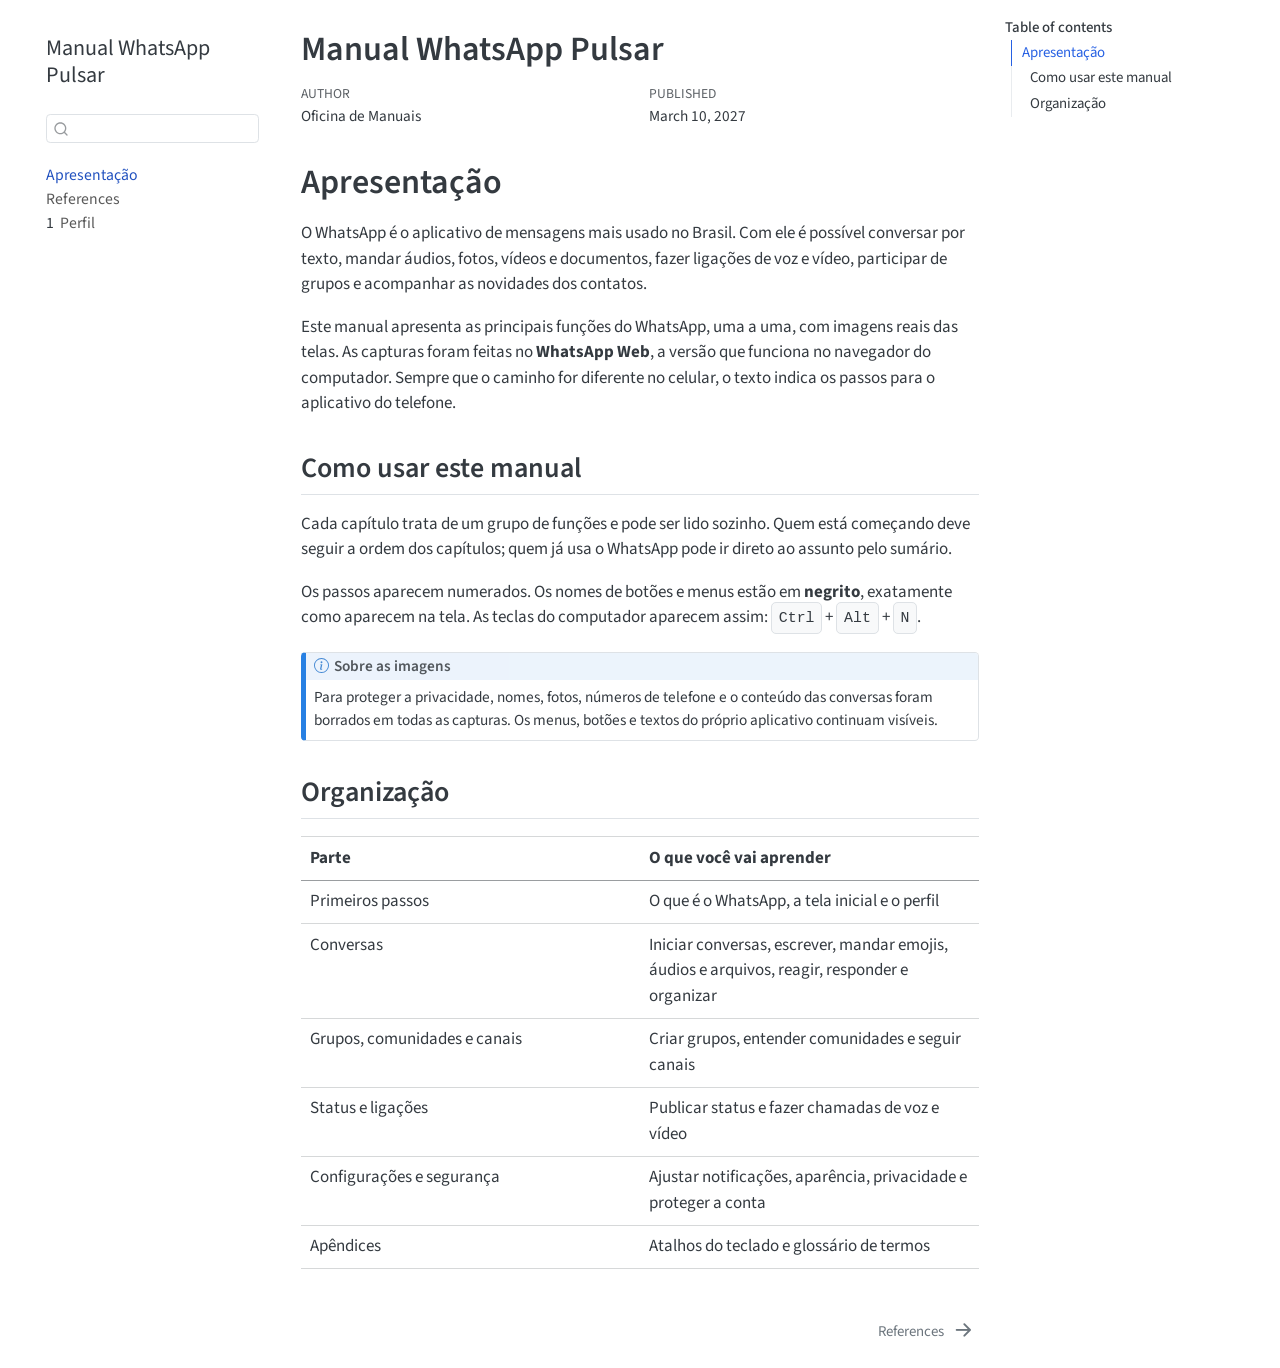
<file: index.html>
<!DOCTYPE html>
<html xmlns="http://www.w3.org/1999/xhtml" lang="en" xml:lang="en"><head>

<meta charset="utf-8">
<meta name="generator" content="quarto-1.10.19">

<meta name="viewport" content="width=device-width, initial-scale=1.0, user-scalable=yes">

<meta name="author" content="Oficina de Manuais">
<meta name="dcterms.date" content="2027-03-10">

<title>Manual WhatsApp Pulsar</title>
<style>
/* Default styles provided by pandoc.
** See https://pandoc.org/MANUAL.html#variables-for-html for config info.
*/
span.smallcaps{font-variant: small-caps;}
div.columns{display: flex; gap: 1.5em;}
div.column{flex: auto;}
@media screen {
div.columns{gap: min(4vw, 1.5em);}
div.column{overflow-x: auto;}
}
div.hanging-indent{margin-left: 1.5em; text-indent: -1.5em;}
ul.task-list{list-style: none;}
ul.task-list li input[type="checkbox"] {
  width: 0.8em;
  margin: 0 0.8em 0.2em -1em; /* quarto-specific, see https://github.com/quarto-dev/quarto-cli/issues/4556 */ 
  vertical-align: middle;
}
</style>


<script src="site_libs/quarto-nav/quarto-nav.js"></script>
<script src="site_libs/quarto-nav/headroom.min.js"></script>
<script src="site_libs/clipboard/clipboard.min.js"></script>
<script src="site_libs/quarto-search/autocomplete.umd.js"></script>
<script src="site_libs/quarto-search/fuse.min.js"></script>
<script src="site_libs/quarto-search/quarto-search.js"></script>
<meta name="quarto:offset" content="./">
<link href="./references.html" rel="next">
<script src="site_libs/quarto-html/quarto.js" type="module"></script>
<script src="site_libs/quarto-html/tabsets/tabsets.js" type="module"></script>
<script src="site_libs/quarto-html/popper.min.js"></script>
<script src="site_libs/quarto-html/tippy.umd.min.js"></script>
<script src="site_libs/quarto-html/anchor.min.js"></script>
<link href="site_libs/quarto-html/tippy.css" rel="stylesheet">
<link href="site_libs/quarto-html/quarto-syntax-highlighting-bf27225e3a48a9273f3daa8f8e829971.css" rel="stylesheet" id="quarto-text-highlighting-styles">
<script src="site_libs/bootstrap/bootstrap.min.js"></script>
<link href="site_libs/bootstrap/bootstrap-icons.css" rel="stylesheet">
<link href="site_libs/bootstrap/bootstrap-59c797feb9ffbcc69a3bc3e569a62a63.min.css" rel="stylesheet" append-hash="true" id="quarto-bootstrap" data-mode="light">
<script id="quarto-search-options" type="application/json">{
  "location": "sidebar",
  "copy-button": false,
  "collapse-after": 3,
  "panel-placement": "start",
  "type": "textbox",
  "limit": 50,
  "keyboard-shortcut": [
    "f",
    "/",
    "s"
  ],
  "show-item-context": false,
  "language": {
    "search-no-results-text": "No results",
    "search-matching-documents-text": "matching documents",
    "search-copy-link-title": "Copy link to search",
    "search-hide-matches-text": "Hide additional matches",
    "search-more-match-text": "more match in this document",
    "search-more-matches-text": "more matches in this document",
    "search-clear-button-title": "Clear",
    "search-text-placeholder": "",
    "search-detached-cancel-button-title": "Cancel",
    "search-submit-button-title": "Submit",
    "search-label": "Search"
  }
}</script>


</head>

<body class="nav-sidebar floating quarto-light">

<div id="quarto-search-results"></div>
  <header id="quarto-header" class="headroom fixed-top">
  <nav class="quarto-secondary-nav">
    <div class="container-fluid d-flex">
      <button type="button" class="quarto-btn-toggle btn" data-bs-toggle="collapse" role="button" data-bs-target=".quarto-sidebar-collapse-item" aria-controls="quarto-sidebar" aria-expanded="false" aria-label="Toggle sidebar navigation" onclick="if (window.quartoToggleHeadroom) { window.quartoToggleHeadroom(); }">
        <i class="bi bi-layout-text-sidebar-reverse"></i>
      </button>
        <nav class="quarto-page-breadcrumbs" aria-label="breadcrumb"><ol class="breadcrumb"><li class="breadcrumb-item"><a href="./index.html">Apresentação</a></li></ol></nav>
        <a class="flex-grow-1" role="navigation" data-bs-toggle="collapse" data-bs-target=".quarto-sidebar-collapse-item" aria-controls="quarto-sidebar" aria-expanded="false" aria-label="Toggle sidebar navigation" onclick="if (window.quartoToggleHeadroom) { window.quartoToggleHeadroom(); }">      
        </a>
      <button type="button" class="btn quarto-search-button" aria-label="Search" onclick="window.quartoOpenSearch();">
        <i class="bi bi-search"></i>
      </button>
    </div>
  </nav>
</header>
<!-- content -->
<div id="quarto-content" class="quarto-container page-columns page-rows-contents page-layout-article">
<!-- sidebar -->
  <nav id="quarto-sidebar" class="sidebar collapse collapse-horizontal quarto-sidebar-collapse-item sidebar-navigation floating overflow-auto">
    <div class="pt-lg-2 mt-2 text-left sidebar-header">
    <div class="sidebar-title mb-0 py-0">
      <a href="./">Manual WhatsApp Pulsar</a> 
    </div>
      </div>
        <div class="mt-2 flex-shrink-0 align-items-center">
        <div class="sidebar-search">
        <div id="quarto-search" class="" title="Search"></div>
        </div>
        </div>
    <div class="sidebar-menu-container"> 
    <ul class="list-unstyled mt-1">
        <li class="sidebar-item">
  <div class="sidebar-item-container"> 
  <a href="./index.html" class="sidebar-item-text sidebar-link active">
 <span class="menu-text">Apresentação</span></a>
  </div>
</li>
        <li class="sidebar-item">
  <div class="sidebar-item-container"> 
  <a href="./references.html" class="sidebar-item-text sidebar-link">
 <span class="menu-text">References</span></a>
  </div>
</li>
        <li class="sidebar-item">
  <div class="sidebar-item-container"> 
  <a href="./basico/perfil.html" class="sidebar-item-text sidebar-link">
 <span class="menu-text"><span class="chapter-number">1</span>&nbsp; <span class="chapter-title">Perfil</span></span></a>
  </div>
</li>
    </ul>
    </div>
</nav>
<div id="quarto-sidebar-glass" class="quarto-sidebar-collapse-item" data-bs-toggle="collapse" data-bs-target=".quarto-sidebar-collapse-item"></div>
<!-- margin-sidebar -->
    <div id="quarto-margin-sidebar" class="sidebar margin-sidebar">
        <nav id="TOC" role="doc-toc" class="toc-active">
    <h2 id="toc-title">Table of contents</h2>
   
  <ul>
  <li><a href="#apresentação" id="toc-apresentação" class="nav-link active" data-scroll-target="#apresentação">Apresentação</a>
  <ul class="collapse">
  <li><a href="#como-usar-este-manual" id="toc-como-usar-este-manual" class="nav-link" data-scroll-target="#como-usar-este-manual">Como usar este manual</a></li>
  <li><a href="#organização" id="toc-organização" class="nav-link" data-scroll-target="#organização">Organização</a></li>
  </ul></li>
  </ul>
</nav>
    </div>
<!-- main -->
<main class="content" id="quarto-document-content">

<header id="title-block-header" class="quarto-title-block default">
<div class="quarto-title">
<h1 class="title">Manual WhatsApp Pulsar</h1>
</div>



<div class="quarto-title-meta">

    <div>
    <div class="quarto-title-meta-heading">Author</div>
    <div class="quarto-title-meta-contents">
             <p>Oficina de Manuais </p>
          </div>
  </div>
    
    <div>
    <div class="quarto-title-meta-heading">Published</div>
    <div class="quarto-title-meta-contents">
      <p class="date">March 10, 2027</p>
    </div>
  </div>
  
    
  </div>
  


</header>


<section id="apresentação" class="level1 unnumbered">
<h1 class="unnumbered">Apresentação</h1>
<p>O WhatsApp é o aplicativo de mensagens mais usado no Brasil. Com ele é possível conversar por texto, mandar áudios, fotos, vídeos e documentos, fazer ligações de voz e vídeo, participar de grupos e acompanhar as novidades dos contatos.</p>
<p>Este manual apresenta as principais funções do WhatsApp, uma a uma, com imagens reais das telas. As capturas foram feitas no <strong>WhatsApp Web</strong>, a versão que funciona no navegador do computador. Sempre que o caminho for diferente no celular, o texto indica os passos para o aplicativo do telefone.</p>
<section id="como-usar-este-manual" class="level2 unnumbered">
<h2 class="unnumbered anchored" data-anchor-id="como-usar-este-manual">Como usar este manual</h2>
<p>Cada capítulo trata de um grupo de funções e pode ser lido sozinho. Quem está começando deve seguir a ordem dos capítulos; quem já usa o WhatsApp pode ir direto ao assunto pelo sumário.</p>
<p>Os passos aparecem numerados. Os nomes de botões e menus estão em <strong>negrito</strong>, exatamente como aparecem na tela. As teclas do computador aparecem assim: <kbd>Ctrl</kbd> + <kbd>Alt</kbd> + <kbd>N</kbd>.</p>
<div class="callout callout-style-default callout-note callout-titled">
<div class="callout-header d-flex align-content-center">
<div class="callout-icon-container">
<i class="callout-icon"></i>
</div>
<div class="callout-title-container flex-fill">
<span class="screen-reader-only">Note</span>Sobre as imagens
</div>
</div>
<div class="callout-body-container callout-body">
<p>Para proteger a privacidade, nomes, fotos, números de telefone e o conteúdo das conversas foram borrados em todas as capturas. Os menus, botões e textos do próprio aplicativo continuam visíveis.</p>
</div>
</div>
</section>
<section id="organização" class="level2 unnumbered">
<h2 class="unnumbered anchored" data-anchor-id="organização">Organização</h2>
<table class="caption-top table">
<colgroup>
<col style="width: 50%">
<col style="width: 50%">
</colgroup>
<thead>
<tr class="header">
<th>Parte</th>
<th>O que você vai aprender</th>
</tr>
</thead>
<tbody>
<tr class="odd">
<td>Primeiros passos</td>
<td>O que é o WhatsApp, a tela inicial e o perfil</td>
</tr>
<tr class="even">
<td>Conversas</td>
<td>Iniciar conversas, escrever, mandar emojis, áudios e arquivos, reagir, responder e organizar</td>
</tr>
<tr class="odd">
<td>Grupos, comunidades e canais</td>
<td>Criar grupos, entender comunidades e seguir canais</td>
</tr>
<tr class="even">
<td>Status e ligações</td>
<td>Publicar status e fazer chamadas de voz e vídeo</td>
</tr>
<tr class="odd">
<td>Configurações e segurança</td>
<td>Ajustar notificações, aparência, privacidade e proteger a conta</td>
</tr>
<tr class="even">
<td>Apêndices</td>
<td>Atalhos do teclado e glossário de termos</td>
</tr>
</tbody>
</table>


</section>
</section>

</main> <!-- /main -->
<script id="quarto-html-after-body" type="application/javascript">
  window.document.addEventListener("DOMContentLoaded", function (event) {
    const icon = "";
    const anchorJS = new window.AnchorJS();
    anchorJS.options = {
      placement: 'right',
      icon: icon
    };
    anchorJS.add('.anchored');
    const isCodeAnnotation = (el) => {
      for (const clz of el.classList) {
        if (clz.startsWith('code-annotation-')) {                     
          return true;
        }
      }
      return false;
    }
    const onCopySuccess = function(e) {
      // button target
      const button = e.trigger;
      // don't keep focus
      button.blur();
      // flash "checked"
      button.classList.add('code-copy-button-checked');
      var currentTitle = button.getAttribute("title");
      button.setAttribute("title", "Copied!");
      let tooltip;
      if (window.bootstrap) {
        button.setAttribute("data-bs-toggle", "tooltip");
        button.setAttribute("data-bs-placement", "left");
        button.setAttribute("data-bs-title", "Copied!");
        tooltip = new bootstrap.Tooltip(button, 
          { trigger: "manual", 
            customClass: "code-copy-button-tooltip",
            offset: [0, -8]});
        tooltip.show();    
      }
      setTimeout(function() {
        if (tooltip) {
          tooltip.hide();
          button.removeAttribute("data-bs-title");
          button.removeAttribute("data-bs-toggle");
          button.removeAttribute("data-bs-placement");
        }
        button.setAttribute("title", currentTitle);
        button.classList.remove('code-copy-button-checked');
      }, 1000);
      // clear code selection
      e.clearSelection();
    }
    const getTextToCopy = function(trigger) {
      const outerScaffold = trigger.parentElement.cloneNode(true);
      const codeEl = outerScaffold.querySelector('code');
      for (const childEl of codeEl.children) {
        if (isCodeAnnotation(childEl)) {
          childEl.remove();
        }
      }
      return codeEl.innerText;
    }
    const clipboard = new window.ClipboardJS('.code-copy-button:not([data-in-quarto-modal])', {
      text: getTextToCopy
    });
    clipboard.on('success', onCopySuccess);
    if (window.document.getElementById('quarto-embedded-source-code-modal')) {
      const clipboardModal = new window.ClipboardJS('.code-copy-button[data-in-quarto-modal]', {
        text: getTextToCopy,
        container: window.document.getElementById('quarto-embedded-source-code-modal')
      });
      clipboardModal.on('success', onCopySuccess);
    }
      var localhostRegex = new RegExp(/^(?:http|https):\/\/localhost\:?[0-9]*\//);
      var mailtoRegex = new RegExp(/^mailto:/);
        var filterRegex = new RegExp('/' + window.location.host + '/');
      var isInternal = (href) => {
          return filterRegex.test(href) || localhostRegex.test(href) || mailtoRegex.test(href);
      }
      // Inspect non-navigation links and adorn them if external
     var links = window.document.querySelectorAll('a[href]:not(.nav-link):not(.navbar-brand):not(.toc-action):not(.sidebar-link):not(.sidebar-item-toggle):not(.pagination-link):not(.no-external):not([aria-hidden]):not(.dropdown-item):not(.quarto-navigation-tool):not(.about-link)');
      for (var i=0; i<links.length; i++) {
        const link = links[i];
        if (!isInternal(link.href)) {
          // undo the damage that might have been done by quarto-nav.js in the case of
          // links that we want to consider external
          if (link.dataset.originalHref !== undefined) {
            link.href = link.dataset.originalHref;
          }
        }
      }
    function tippyHover(el, contentFn, onTriggerFn, onUntriggerFn) {
      const config = {
        allowHTML: true,
        maxWidth: 500,
        delay: 100,
        arrow: false,
        appendTo: function(el) {
            return el.parentElement;
        },
        interactive: true,
        interactiveBorder: 10,
        theme: 'quarto',
        placement: 'bottom-start',
      };
      if (contentFn) {
        config.content = contentFn;
      }
      if (onTriggerFn) {
        config.onTrigger = onTriggerFn;
      }
      if (onUntriggerFn) {
        config.onUntrigger = onUntriggerFn;
      }
      window.tippy(el, config); 
    }
    const noterefs = window.document.querySelectorAll('a[role="doc-noteref"]');
    for (var i=0; i<noterefs.length; i++) {
      const ref = noterefs[i];
      tippyHover(ref, function() {
        // use id or data attribute instead here
        let href = ref.getAttribute('data-footnote-href') || ref.getAttribute('href');
        try { href = new URL(href).hash; } catch {}
        const id = href.replace(/^#\/?/, "");
        const note = window.document.getElementById(id);
        if (note) {
          return note.innerHTML;
        } else {
          return "";
        }
      });
    }
    const xrefs = window.document.querySelectorAll('a.quarto-xref');
    const processXRef = (id, note) => {
      // Strip column container classes
      const stripColumnClz = (el) => {
        el.classList.remove("page-full", "page-columns");
        if (el.children) {
          for (const child of el.children) {
            stripColumnClz(child);
          }
        }
      }
      stripColumnClz(note)
      if (id === null || id.startsWith('sec-')) {
        // Special case sections, only their first couple elements
        const container = document.createElement("div");
        if (note.children && note.children.length > 2) {
          container.appendChild(note.children[0].cloneNode(true));
          for (let i = 1; i < note.children.length; i++) {
            const child = note.children[i];
            if (child.tagName === "P" && child.innerText === "") {
              continue;
            } else {
              container.appendChild(child.cloneNode(true));
              break;
            }
          }
          if (window.Quarto?.typesetMath) {
            window.Quarto.typesetMath(container);
          }
          return container.innerHTML
        } else {
          if (window.Quarto?.typesetMath) {
            window.Quarto.typesetMath(note);
          }
          return note.innerHTML;
        }
      } else {
        // Remove any anchor links if they are present
        const anchorLink = note.querySelector('a.anchorjs-link');
        if (anchorLink) {
          anchorLink.remove();
        }
        if (window.Quarto?.typesetMath) {
          window.Quarto.typesetMath(note);
        }
        if (note.classList.contains("callout")) {
          return note.outerHTML;
        } else {
          return note.innerHTML;
        }
      }
    }
    for (var i=0; i<xrefs.length; i++) {
      const xref = xrefs[i];
      tippyHover(xref, undefined, function(instance) {
        instance.disable();
        let url = xref.getAttribute('href');
        let hash = undefined; 
        if (url.startsWith('#')) {
          hash = url;
        } else {
          try { hash = new URL(url).hash; } catch {}
        }
        if (hash) {
          const id = hash.replace(/^#\/?/, "");
          const note = window.document.getElementById(id);
          if (note !== null) {
            try {
              const html = processXRef(id, note.cloneNode(true));
              instance.setContent(html);
            } finally {
              instance.enable();
              instance.show();
            }
          } else {
            // See if we can fetch this
            fetch(url.split('#')[0])
            .then(res => res.text())
            .then(html => {
              const parser = new DOMParser();
              const htmlDoc = parser.parseFromString(html, "text/html");
              const note = htmlDoc.getElementById(id);
              if (note !== null) {
                const html = processXRef(id, note);
                instance.setContent(html);
              } 
            }).finally(() => {
              instance.enable();
              instance.show();
            });
          }
        } else {
          // See if we can fetch a full url (with no hash to target)
          // This is a special case and we should probably do some content thinning / targeting
          fetch(url)
          .then(res => res.text())
          .then(html => {
            const parser = new DOMParser();
            const htmlDoc = parser.parseFromString(html, "text/html");
            const note = htmlDoc.querySelector('main.content');
            if (note !== null) {
              // This should only happen for chapter cross references
              // (since there is no id in the URL)
              // remove the first header
              if (note.children.length > 0 && note.children[0].tagName === "HEADER") {
                note.children[0].remove();
              }
              const html = processXRef(null, note);
              instance.setContent(html);
            } 
          }).finally(() => {
            instance.enable();
            instance.show();
          });
        }
      }, function(instance) {
      });
    }
        let selectedAnnoteEl;
        const selectorForAnnotation = ( cell, annotation) => {
          let cellAttr = 'data-code-cell="' + cell + '"';
          let lineAttr = 'data-code-annotation="' +  annotation + '"';
          const selector = 'span[' + cellAttr + '][' + lineAttr + ']';
          return selector;
        }
        const selectCodeLines = (annoteEl) => {
          const doc = window.document;
          const targetCell = annoteEl.getAttribute("data-target-cell");
          const targetAnnotation = annoteEl.getAttribute("data-target-annotation");
          const annoteSpan = window.document.querySelector(selectorForAnnotation(targetCell, targetAnnotation));
          const lines = annoteSpan.getAttribute("data-code-lines").split(",");
          const lineIds = lines.map((line) => {
            return targetCell + "-" + line;
          })
          let top = null;
          let height = null;
          let parent = null;
          if (lineIds.length > 0) {
              //compute the position of the single el (top and bottom and make a div)
              const el = window.document.getElementById(lineIds[0]);
              top = el.offsetTop;
              height = el.offsetHeight;
              parent = el.parentElement.parentElement;
            if (lineIds.length > 1) {
              const lastEl = window.document.getElementById(lineIds[lineIds.length - 1]);
              const bottom = lastEl.offsetTop + lastEl.offsetHeight;
              height = bottom - top;
            }
            if (top !== null && height !== null && parent !== null) {
              // cook up a div (if necessary) and position it 
              let div = window.document.getElementById("code-annotation-line-highlight");
              if (div === null) {
                div = window.document.createElement("div");
                div.setAttribute("id", "code-annotation-line-highlight");
                div.style.position = 'absolute';
                parent.appendChild(div);
              }
              div.style.top = top - 2 + "px";
              div.style.height = height + 4 + "px";
              div.style.left = 0;
              let gutterDiv = window.document.getElementById("code-annotation-line-highlight-gutter");
              if (gutterDiv === null) {
                gutterDiv = window.document.createElement("div");
                gutterDiv.setAttribute("id", "code-annotation-line-highlight-gutter");
                gutterDiv.style.position = 'absolute';
                const codeCell = window.document.getElementById(targetCell);
                const gutter = codeCell.querySelector('.code-annotation-gutter');
                gutter.appendChild(gutterDiv);
              }
              gutterDiv.style.top = top - 2 + "px";
              gutterDiv.style.height = height + 4 + "px";
            }
            selectedAnnoteEl = annoteEl;
          }
        };
        const unselectCodeLines = () => {
          const elementsIds = ["code-annotation-line-highlight", "code-annotation-line-highlight-gutter"];
          elementsIds.forEach((elId) => {
            const div = window.document.getElementById(elId);
            if (div) {
              div.remove();
            }
          });
          selectedAnnoteEl = undefined;
        };
          // Handle positioning of the toggle
      window.addEventListener(
        "resize",
        throttle(() => {
          elRect = undefined;
          if (selectedAnnoteEl) {
            selectCodeLines(selectedAnnoteEl);
          }
        }, 10)
      );
      function throttle(fn, ms) {
      let throttle = false;
      let timer;
        return (...args) => {
          if(!throttle) { // first call gets through
              fn.apply(this, args);
              throttle = true;
          } else { // all the others get throttled
              if(timer) clearTimeout(timer); // cancel #2
              timer = setTimeout(() => {
                fn.apply(this, args);
                timer = throttle = false;
              }, ms);
          }
        };
      }
        // Attach click handler to the DT
        const annoteDls = window.document.querySelectorAll('dt[data-target-cell]');
        for (const annoteDlNode of annoteDls) {
          annoteDlNode.addEventListener('click', (event) => {
            const clickedEl = event.target;
            if (clickedEl !== selectedAnnoteEl) {
              unselectCodeLines();
              const activeEl = window.document.querySelector('dt[data-target-cell].code-annotation-active');
              if (activeEl) {
                activeEl.classList.remove('code-annotation-active');
              }
              selectCodeLines(clickedEl);
              clickedEl.classList.add('code-annotation-active');
            } else {
              // Unselect the line
              unselectCodeLines();
              clickedEl.classList.remove('code-annotation-active');
            }
          });
        }
    const findCites = (el) => {
      const parentEl = el.parentElement;
      if (parentEl) {
        const cites = parentEl.dataset.cites;
        if (cites) {
          return {
            el,
            cites: cites.split(' ')
          };
        } else {
          return findCites(el.parentElement)
        }
      } else {
        return undefined;
      }
    };
    var bibliorefs = window.document.querySelectorAll('a[role="doc-biblioref"]');
    for (var i=0; i<bibliorefs.length; i++) {
      const ref = bibliorefs[i];
      const citeInfo = findCites(ref);
      if (citeInfo) {
        tippyHover(citeInfo.el, function() {
          var popup = window.document.createElement('div');
          citeInfo.cites.forEach(function(cite) {
            var citeDiv = window.document.createElement('div');
            citeDiv.classList.add('hanging-indent');
            citeDiv.classList.add('csl-entry');
            var biblioDiv = window.document.getElementById('ref-' + cite);
            if (biblioDiv) {
              citeDiv.innerHTML = biblioDiv.innerHTML;
            }
            popup.appendChild(citeDiv);
          });
          return popup.innerHTML;
        });
      }
    }
  });
  </script>
<nav class="page-navigation">
  <div class="nav-page nav-page-previous">
  </div>
  <div class="nav-page nav-page-next">
      <a href="./references.html" class="pagination-link" aria-label="References">
        <span class="nav-page-text">References</span> <i class="bi bi-arrow-right-short"></i>
      </a>
  </div>
</nav>
</div> <!-- /content -->




</body></html>
</file>
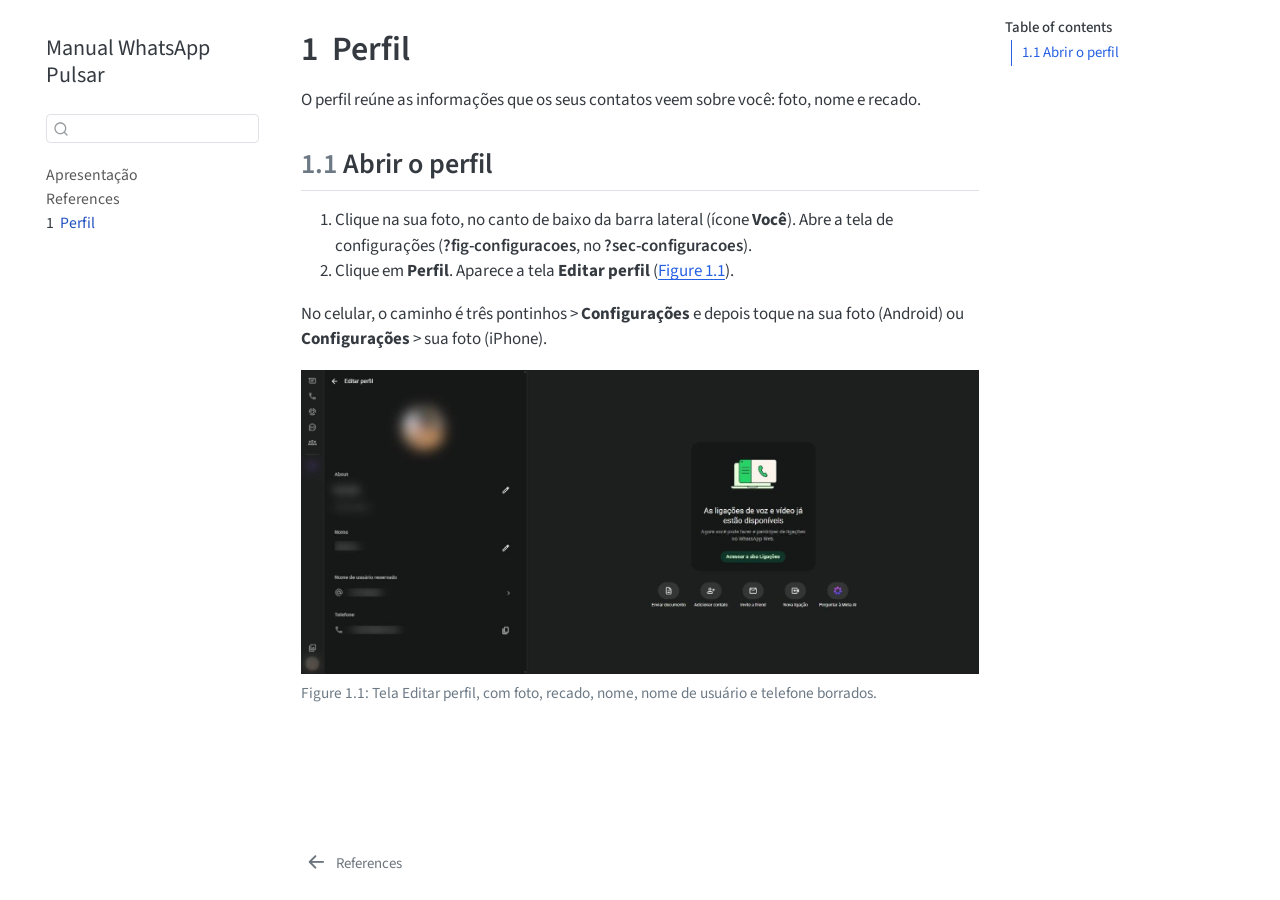
<file: basico/perfil.html>
<!DOCTYPE html>
<html xmlns="http://www.w3.org/1999/xhtml" lang="en" xml:lang="en"><head>

<meta charset="utf-8">
<meta name="generator" content="quarto-1.10.19">

<meta name="viewport" content="width=device-width, initial-scale=1.0, user-scalable=yes">


<title>1&nbsp; Perfil – Manual WhatsApp Pulsar</title>
<style>
/* Default styles provided by pandoc.
** See https://pandoc.org/MANUAL.html#variables-for-html for config info.
*/
span.smallcaps{font-variant: small-caps;}
div.columns{display: flex; gap: 1.5em;}
div.column{flex: auto;}
@media screen {
div.columns{gap: min(4vw, 1.5em);}
div.column{overflow-x: auto;}
}
div.hanging-indent{margin-left: 1.5em; text-indent: -1.5em;}
ul.task-list{list-style: none;}
ul.task-list li input[type="checkbox"] {
  width: 0.8em;
  margin: 0 0.8em 0.2em -1em; /* quarto-specific, see https://github.com/quarto-dev/quarto-cli/issues/4556 */ 
  vertical-align: middle;
}
</style>


<script src="../site_libs/quarto-nav/quarto-nav.js"></script>
<script src="../site_libs/quarto-nav/headroom.min.js"></script>
<script src="../site_libs/clipboard/clipboard.min.js"></script>
<script src="../site_libs/quarto-search/autocomplete.umd.js"></script>
<script src="../site_libs/quarto-search/fuse.min.js"></script>
<script src="../site_libs/quarto-search/quarto-search.js"></script>
<meta name="quarto:offset" content="../">
<link href="../references.html" rel="prev">
<script src="../site_libs/quarto-html/quarto.js" type="module"></script>
<script src="../site_libs/quarto-html/tabsets/tabsets.js" type="module"></script>
<script src="../site_libs/quarto-html/popper.min.js"></script>
<script src="../site_libs/quarto-html/tippy.umd.min.js"></script>
<script src="../site_libs/quarto-html/anchor.min.js"></script>
<link href="../site_libs/quarto-html/tippy.css" rel="stylesheet">
<link href="../site_libs/quarto-html/quarto-syntax-highlighting-bf27225e3a48a9273f3daa8f8e829971.css" rel="stylesheet" id="quarto-text-highlighting-styles">
<script src="../site_libs/bootstrap/bootstrap.min.js"></script>
<link href="../site_libs/bootstrap/bootstrap-icons.css" rel="stylesheet">
<link href="../site_libs/bootstrap/bootstrap-59c797feb9ffbcc69a3bc3e569a62a63.min.css" rel="stylesheet" append-hash="true" id="quarto-bootstrap" data-mode="light">
<script id="quarto-search-options" type="application/json">{
  "location": "sidebar",
  "copy-button": false,
  "collapse-after": 3,
  "panel-placement": "start",
  "type": "textbox",
  "limit": 50,
  "keyboard-shortcut": [
    "f",
    "/",
    "s"
  ],
  "show-item-context": false,
  "language": {
    "search-no-results-text": "No results",
    "search-matching-documents-text": "matching documents",
    "search-copy-link-title": "Copy link to search",
    "search-hide-matches-text": "Hide additional matches",
    "search-more-match-text": "more match in this document",
    "search-more-matches-text": "more matches in this document",
    "search-clear-button-title": "Clear",
    "search-text-placeholder": "",
    "search-detached-cancel-button-title": "Cancel",
    "search-submit-button-title": "Submit",
    "search-label": "Search"
  }
}</script>


</head>

<body class="nav-sidebar floating quarto-light">

<div id="quarto-search-results"></div>
  <header id="quarto-header" class="headroom fixed-top">
  <nav class="quarto-secondary-nav">
    <div class="container-fluid d-flex">
      <button type="button" class="quarto-btn-toggle btn" data-bs-toggle="collapse" role="button" data-bs-target=".quarto-sidebar-collapse-item" aria-controls="quarto-sidebar" aria-expanded="false" aria-label="Toggle sidebar navigation" onclick="if (window.quartoToggleHeadroom) { window.quartoToggleHeadroom(); }">
        <i class="bi bi-layout-text-sidebar-reverse"></i>
      </button>
        <nav class="quarto-page-breadcrumbs" aria-label="breadcrumb"><ol class="breadcrumb"><li class="breadcrumb-item"><a href="../basico/perfil.html"><span class="chapter-number">1</span>&nbsp; <span class="chapter-title">Perfil</span></a></li></ol></nav>
        <a class="flex-grow-1" role="navigation" data-bs-toggle="collapse" data-bs-target=".quarto-sidebar-collapse-item" aria-controls="quarto-sidebar" aria-expanded="false" aria-label="Toggle sidebar navigation" onclick="if (window.quartoToggleHeadroom) { window.quartoToggleHeadroom(); }">      
        </a>
      <button type="button" class="btn quarto-search-button" aria-label="Search" onclick="window.quartoOpenSearch();">
        <i class="bi bi-search"></i>
      </button>
    </div>
  </nav>
</header>
<!-- content -->
<div id="quarto-content" class="quarto-container page-columns page-rows-contents page-layout-article">
<!-- sidebar -->
  <nav id="quarto-sidebar" class="sidebar collapse collapse-horizontal quarto-sidebar-collapse-item sidebar-navigation floating overflow-auto">
    <div class="pt-lg-2 mt-2 text-left sidebar-header">
    <div class="sidebar-title mb-0 py-0">
      <a href="../">Manual WhatsApp Pulsar</a> 
    </div>
      </div>
        <div class="mt-2 flex-shrink-0 align-items-center">
        <div class="sidebar-search">
        <div id="quarto-search" class="" title="Search"></div>
        </div>
        </div>
    <div class="sidebar-menu-container"> 
    <ul class="list-unstyled mt-1">
        <li class="sidebar-item">
  <div class="sidebar-item-container"> 
  <a href="../index.html" class="sidebar-item-text sidebar-link">
 <span class="menu-text">Apresentação</span></a>
  </div>
</li>
        <li class="sidebar-item">
  <div class="sidebar-item-container"> 
  <a href="../references.html" class="sidebar-item-text sidebar-link">
 <span class="menu-text">References</span></a>
  </div>
</li>
        <li class="sidebar-item">
  <div class="sidebar-item-container"> 
  <a href="../basico/perfil.html" class="sidebar-item-text sidebar-link active">
 <span class="menu-text"><span class="chapter-number">1</span>&nbsp; <span class="chapter-title">Perfil</span></span></a>
  </div>
</li>
    </ul>
    </div>
</nav>
<div id="quarto-sidebar-glass" class="quarto-sidebar-collapse-item" data-bs-toggle="collapse" data-bs-target=".quarto-sidebar-collapse-item"></div>
<!-- margin-sidebar -->
    <div id="quarto-margin-sidebar" class="sidebar margin-sidebar">
        <nav id="TOC" role="doc-toc" class="toc-active">
    <h2 id="toc-title">Table of contents</h2>
   
  <ul>
  <li><a href="#abrir-o-perfil" id="toc-abrir-o-perfil" class="nav-link active" data-scroll-target="#abrir-o-perfil"><span class="header-section-number">1.1</span> Abrir o perfil</a></li>
  </ul>
</nav>
    </div>
<!-- main -->
<main class="content" id="quarto-document-content">

<header id="title-block-header" class="quarto-title-block default">
<div class="quarto-title">
<h1 class="title"><span id="sec-perfil" class="quarto-section-identifier"><span class="chapter-number">1</span>&nbsp; <span class="chapter-title">Perfil</span></span></h1>
</div>



<div class="quarto-title-meta">

    
  
    
  </div>
  


</header>


<p>O perfil reúne as informações que os seus contatos veem sobre você: foto, nome e recado.</p>
<section id="abrir-o-perfil" class="level2" data-number="1.1">
<h2 data-number="1.1" class="anchored" data-anchor-id="abrir-o-perfil"><span class="header-section-number">1.1</span> Abrir o perfil</h2>
<ol type="1">
<li>Clique na sua foto, no canto de baixo da barra lateral (ícone <strong>Você</strong>). Abre a tela de configurações (<span class="quarto-unresolved-ref">?fig-configuracoes</span>, no <span class="quarto-unresolved-ref">?sec-configuracoes</span>).</li>
<li>Clique em <strong>Perfil</strong>. Aparece a tela <strong>Editar perfil</strong> (<a href="#fig-perfil" class="quarto-xref">Figure&nbsp;<span>1.1</span></a>).</li>
</ol>
<p>No celular, o caminho é três pontinhos &gt; <strong>Configurações</strong> e depois toque na sua foto (Android) ou <strong>Configurações</strong> &gt; sua foto (iPhone).</p>
<div id="fig-perfil" class="quarto-float quarto-figure quarto-figure-center anchored">
<figure class="quarto-float quarto-float-fig figure">
<div aria-describedby="fig-perfil-caption-0ceaefa1-69ba-4598-a22c-09a6ac19f8ca">
<img src="../images/perfil.jpg" class="img-fluid figure-img">
</div>
<figcaption class="quarto-float-caption-bottom quarto-float-caption quarto-float-fig" id="fig-perfil-caption-0ceaefa1-69ba-4598-a22c-09a6ac19f8ca">
Figure&nbsp;1.1: Tela Editar perfil, com foto, recado, nome, nome de usuário e telefone borrados.
</figcaption>
</figure>
</div>


</section>

</main> <!-- /main -->
<script id="quarto-html-after-body" type="application/javascript">
  window.document.addEventListener("DOMContentLoaded", function (event) {
    const icon = "";
    const anchorJS = new window.AnchorJS();
    anchorJS.options = {
      placement: 'right',
      icon: icon
    };
    anchorJS.add('.anchored');
    const isCodeAnnotation = (el) => {
      for (const clz of el.classList) {
        if (clz.startsWith('code-annotation-')) {                     
          return true;
        }
      }
      return false;
    }
    const onCopySuccess = function(e) {
      // button target
      const button = e.trigger;
      // don't keep focus
      button.blur();
      // flash "checked"
      button.classList.add('code-copy-button-checked');
      var currentTitle = button.getAttribute("title");
      button.setAttribute("title", "Copied!");
      let tooltip;
      if (window.bootstrap) {
        button.setAttribute("data-bs-toggle", "tooltip");
        button.setAttribute("data-bs-placement", "left");
        button.setAttribute("data-bs-title", "Copied!");
        tooltip = new bootstrap.Tooltip(button, 
          { trigger: "manual", 
            customClass: "code-copy-button-tooltip",
            offset: [0, -8]});
        tooltip.show();    
      }
      setTimeout(function() {
        if (tooltip) {
          tooltip.hide();
          button.removeAttribute("data-bs-title");
          button.removeAttribute("data-bs-toggle");
          button.removeAttribute("data-bs-placement");
        }
        button.setAttribute("title", currentTitle);
        button.classList.remove('code-copy-button-checked');
      }, 1000);
      // clear code selection
      e.clearSelection();
    }
    const getTextToCopy = function(trigger) {
      const outerScaffold = trigger.parentElement.cloneNode(true);
      const codeEl = outerScaffold.querySelector('code');
      for (const childEl of codeEl.children) {
        if (isCodeAnnotation(childEl)) {
          childEl.remove();
        }
      }
      return codeEl.innerText;
    }
    const clipboard = new window.ClipboardJS('.code-copy-button:not([data-in-quarto-modal])', {
      text: getTextToCopy
    });
    clipboard.on('success', onCopySuccess);
    if (window.document.getElementById('quarto-embedded-source-code-modal')) {
      const clipboardModal = new window.ClipboardJS('.code-copy-button[data-in-quarto-modal]', {
        text: getTextToCopy,
        container: window.document.getElementById('quarto-embedded-source-code-modal')
      });
      clipboardModal.on('success', onCopySuccess);
    }
      var localhostRegex = new RegExp(/^(?:http|https):\/\/localhost\:?[0-9]*\//);
      var mailtoRegex = new RegExp(/^mailto:/);
        var filterRegex = new RegExp('/' + window.location.host + '/');
      var isInternal = (href) => {
          return filterRegex.test(href) || localhostRegex.test(href) || mailtoRegex.test(href);
      }
      // Inspect non-navigation links and adorn them if external
     var links = window.document.querySelectorAll('a[href]:not(.nav-link):not(.navbar-brand):not(.toc-action):not(.sidebar-link):not(.sidebar-item-toggle):not(.pagination-link):not(.no-external):not([aria-hidden]):not(.dropdown-item):not(.quarto-navigation-tool):not(.about-link)');
      for (var i=0; i<links.length; i++) {
        const link = links[i];
        if (!isInternal(link.href)) {
          // undo the damage that might have been done by quarto-nav.js in the case of
          // links that we want to consider external
          if (link.dataset.originalHref !== undefined) {
            link.href = link.dataset.originalHref;
          }
        }
      }
    function tippyHover(el, contentFn, onTriggerFn, onUntriggerFn) {
      const config = {
        allowHTML: true,
        maxWidth: 500,
        delay: 100,
        arrow: false,
        appendTo: function(el) {
            return el.parentElement;
        },
        interactive: true,
        interactiveBorder: 10,
        theme: 'quarto',
        placement: 'bottom-start',
      };
      if (contentFn) {
        config.content = contentFn;
      }
      if (onTriggerFn) {
        config.onTrigger = onTriggerFn;
      }
      if (onUntriggerFn) {
        config.onUntrigger = onUntriggerFn;
      }
      window.tippy(el, config); 
    }
    const noterefs = window.document.querySelectorAll('a[role="doc-noteref"]');
    for (var i=0; i<noterefs.length; i++) {
      const ref = noterefs[i];
      tippyHover(ref, function() {
        // use id or data attribute instead here
        let href = ref.getAttribute('data-footnote-href') || ref.getAttribute('href');
        try { href = new URL(href).hash; } catch {}
        const id = href.replace(/^#\/?/, "");
        const note = window.document.getElementById(id);
        if (note) {
          return note.innerHTML;
        } else {
          return "";
        }
      });
    }
    const xrefs = window.document.querySelectorAll('a.quarto-xref');
    const processXRef = (id, note) => {
      // Strip column container classes
      const stripColumnClz = (el) => {
        el.classList.remove("page-full", "page-columns");
        if (el.children) {
          for (const child of el.children) {
            stripColumnClz(child);
          }
        }
      }
      stripColumnClz(note)
      if (id === null || id.startsWith('sec-')) {
        // Special case sections, only their first couple elements
        const container = document.createElement("div");
        if (note.children && note.children.length > 2) {
          container.appendChild(note.children[0].cloneNode(true));
          for (let i = 1; i < note.children.length; i++) {
            const child = note.children[i];
            if (child.tagName === "P" && child.innerText === "") {
              continue;
            } else {
              container.appendChild(child.cloneNode(true));
              break;
            }
          }
          if (window.Quarto?.typesetMath) {
            window.Quarto.typesetMath(container);
          }
          return container.innerHTML
        } else {
          if (window.Quarto?.typesetMath) {
            window.Quarto.typesetMath(note);
          }
          return note.innerHTML;
        }
      } else {
        // Remove any anchor links if they are present
        const anchorLink = note.querySelector('a.anchorjs-link');
        if (anchorLink) {
          anchorLink.remove();
        }
        if (window.Quarto?.typesetMath) {
          window.Quarto.typesetMath(note);
        }
        if (note.classList.contains("callout")) {
          return note.outerHTML;
        } else {
          return note.innerHTML;
        }
      }
    }
    for (var i=0; i<xrefs.length; i++) {
      const xref = xrefs[i];
      tippyHover(xref, undefined, function(instance) {
        instance.disable();
        let url = xref.getAttribute('href');
        let hash = undefined; 
        if (url.startsWith('#')) {
          hash = url;
        } else {
          try { hash = new URL(url).hash; } catch {}
        }
        if (hash) {
          const id = hash.replace(/^#\/?/, "");
          const note = window.document.getElementById(id);
          if (note !== null) {
            try {
              const html = processXRef(id, note.cloneNode(true));
              instance.setContent(html);
            } finally {
              instance.enable();
              instance.show();
            }
          } else {
            // See if we can fetch this
            fetch(url.split('#')[0])
            .then(res => res.text())
            .then(html => {
              const parser = new DOMParser();
              const htmlDoc = parser.parseFromString(html, "text/html");
              const note = htmlDoc.getElementById(id);
              if (note !== null) {
                const html = processXRef(id, note);
                instance.setContent(html);
              } 
            }).finally(() => {
              instance.enable();
              instance.show();
            });
          }
        } else {
          // See if we can fetch a full url (with no hash to target)
          // This is a special case and we should probably do some content thinning / targeting
          fetch(url)
          .then(res => res.text())
          .then(html => {
            const parser = new DOMParser();
            const htmlDoc = parser.parseFromString(html, "text/html");
            const note = htmlDoc.querySelector('main.content');
            if (note !== null) {
              // This should only happen for chapter cross references
              // (since there is no id in the URL)
              // remove the first header
              if (note.children.length > 0 && note.children[0].tagName === "HEADER") {
                note.children[0].remove();
              }
              const html = processXRef(null, note);
              instance.setContent(html);
            } 
          }).finally(() => {
            instance.enable();
            instance.show();
          });
        }
      }, function(instance) {
      });
    }
        let selectedAnnoteEl;
        const selectorForAnnotation = ( cell, annotation) => {
          let cellAttr = 'data-code-cell="' + cell + '"';
          let lineAttr = 'data-code-annotation="' +  annotation + '"';
          const selector = 'span[' + cellAttr + '][' + lineAttr + ']';
          return selector;
        }
        const selectCodeLines = (annoteEl) => {
          const doc = window.document;
          const targetCell = annoteEl.getAttribute("data-target-cell");
          const targetAnnotation = annoteEl.getAttribute("data-target-annotation");
          const annoteSpan = window.document.querySelector(selectorForAnnotation(targetCell, targetAnnotation));
          const lines = annoteSpan.getAttribute("data-code-lines").split(",");
          const lineIds = lines.map((line) => {
            return targetCell + "-" + line;
          })
          let top = null;
          let height = null;
          let parent = null;
          if (lineIds.length > 0) {
              //compute the position of the single el (top and bottom and make a div)
              const el = window.document.getElementById(lineIds[0]);
              top = el.offsetTop;
              height = el.offsetHeight;
              parent = el.parentElement.parentElement;
            if (lineIds.length > 1) {
              const lastEl = window.document.getElementById(lineIds[lineIds.length - 1]);
              const bottom = lastEl.offsetTop + lastEl.offsetHeight;
              height = bottom - top;
            }
            if (top !== null && height !== null && parent !== null) {
              // cook up a div (if necessary) and position it 
              let div = window.document.getElementById("code-annotation-line-highlight");
              if (div === null) {
                div = window.document.createElement("div");
                div.setAttribute("id", "code-annotation-line-highlight");
                div.style.position = 'absolute';
                parent.appendChild(div);
              }
              div.style.top = top - 2 + "px";
              div.style.height = height + 4 + "px";
              div.style.left = 0;
              let gutterDiv = window.document.getElementById("code-annotation-line-highlight-gutter");
              if (gutterDiv === null) {
                gutterDiv = window.document.createElement("div");
                gutterDiv.setAttribute("id", "code-annotation-line-highlight-gutter");
                gutterDiv.style.position = 'absolute';
                const codeCell = window.document.getElementById(targetCell);
                const gutter = codeCell.querySelector('.code-annotation-gutter');
                gutter.appendChild(gutterDiv);
              }
              gutterDiv.style.top = top - 2 + "px";
              gutterDiv.style.height = height + 4 + "px";
            }
            selectedAnnoteEl = annoteEl;
          }
        };
        const unselectCodeLines = () => {
          const elementsIds = ["code-annotation-line-highlight", "code-annotation-line-highlight-gutter"];
          elementsIds.forEach((elId) => {
            const div = window.document.getElementById(elId);
            if (div) {
              div.remove();
            }
          });
          selectedAnnoteEl = undefined;
        };
          // Handle positioning of the toggle
      window.addEventListener(
        "resize",
        throttle(() => {
          elRect = undefined;
          if (selectedAnnoteEl) {
            selectCodeLines(selectedAnnoteEl);
          }
        }, 10)
      );
      function throttle(fn, ms) {
      let throttle = false;
      let timer;
        return (...args) => {
          if(!throttle) { // first call gets through
              fn.apply(this, args);
              throttle = true;
          } else { // all the others get throttled
              if(timer) clearTimeout(timer); // cancel #2
              timer = setTimeout(() => {
                fn.apply(this, args);
                timer = throttle = false;
              }, ms);
          }
        };
      }
        // Attach click handler to the DT
        const annoteDls = window.document.querySelectorAll('dt[data-target-cell]');
        for (const annoteDlNode of annoteDls) {
          annoteDlNode.addEventListener('click', (event) => {
            const clickedEl = event.target;
            if (clickedEl !== selectedAnnoteEl) {
              unselectCodeLines();
              const activeEl = window.document.querySelector('dt[data-target-cell].code-annotation-active');
              if (activeEl) {
                activeEl.classList.remove('code-annotation-active');
              }
              selectCodeLines(clickedEl);
              clickedEl.classList.add('code-annotation-active');
            } else {
              // Unselect the line
              unselectCodeLines();
              clickedEl.classList.remove('code-annotation-active');
            }
          });
        }
    const findCites = (el) => {
      const parentEl = el.parentElement;
      if (parentEl) {
        const cites = parentEl.dataset.cites;
        if (cites) {
          return {
            el,
            cites: cites.split(' ')
          };
        } else {
          return findCites(el.parentElement)
        }
      } else {
        return undefined;
      }
    };
    var bibliorefs = window.document.querySelectorAll('a[role="doc-biblioref"]');
    for (var i=0; i<bibliorefs.length; i++) {
      const ref = bibliorefs[i];
      const citeInfo = findCites(ref);
      if (citeInfo) {
        tippyHover(citeInfo.el, function() {
          var popup = window.document.createElement('div');
          citeInfo.cites.forEach(function(cite) {
            var citeDiv = window.document.createElement('div');
            citeDiv.classList.add('hanging-indent');
            citeDiv.classList.add('csl-entry');
            var biblioDiv = window.document.getElementById('ref-' + cite);
            if (biblioDiv) {
              citeDiv.innerHTML = biblioDiv.innerHTML;
            }
            popup.appendChild(citeDiv);
          });
          return popup.innerHTML;
        });
      }
    }
  });
  </script>
<nav class="page-navigation">
  <div class="nav-page nav-page-previous">
      <a href="../references.html" class="pagination-link" aria-label="References">
        <i class="bi bi-arrow-left-short"></i> <span class="nav-page-text">References</span>
      </a>          
  </div>
  <div class="nav-page nav-page-next">
  </div>
</nav>
</div> <!-- /content -->




</body></html>
</file>
<file: site_libs/quarto-html/tippy.css>
.tippy-box[data-animation=fade][data-state=hidden]{opacity:0}[data-tippy-root]{max-width:calc(100vw - 10px)}.tippy-box{position:relative;background-color:#333;color:#fff;border-radius:4px;font-size:14px;line-height:1.4;white-space:normal;outline:0;transition-property:transform,visibility,opacity}.tippy-box[data-placement^=top]>.tippy-arrow{bottom:0}.tippy-box[data-placement^=top]>.tippy-arrow:before{bottom:-7px;left:0;border-width:8px 8px 0;border-top-color:initial;transform-origin:center top}.tippy-box[data-placement^=bottom]>.tippy-arrow{top:0}.tippy-box[data-placement^=bottom]>.tippy-arrow:before{top:-7px;left:0;border-width:0 8px 8px;border-bottom-color:initial;transform-origin:center bottom}.tippy-box[data-placement^=left]>.tippy-arrow{right:0}.tippy-box[data-placement^=left]>.tippy-arrow:before{border-width:8px 0 8px 8px;border-left-color:initial;right:-7px;transform-origin:center left}.tippy-box[data-placement^=right]>.tippy-arrow{left:0}.tippy-box[data-placement^=right]>.tippy-arrow:before{left:-7px;border-width:8px 8px 8px 0;border-right-color:initial;transform-origin:center right}.tippy-box[data-inertia][data-state=visible]{transition-timing-function:cubic-bezier(.54,1.5,.38,1.11)}.tippy-arrow{width:16px;height:16px;color:#333}.tippy-arrow:before{content:"";position:absolute;border-color:transparent;border-style:solid}.tippy-content{position:relative;padding:5px 9px;z-index:1}
</file>
<file: site_libs/quarto-html/quarto-syntax-highlighting-bf27225e3a48a9273f3daa8f8e829971.css>
/* quarto syntax highlight colors */
:root {
  --quarto-hl-ot-color: #003B4F;
  --quarto-hl-at-color: #657422;
  --quarto-hl-ss-color: #20794D;
  --quarto-hl-an-color: #5E5E5E;
  --quarto-hl-fu-color: #4758AB;
  --quarto-hl-st-color: #20794D;
  --quarto-hl-cf-color: #003B4F;
  --quarto-hl-op-color: #5E5E5E;
  --quarto-hl-er-color: #AD0000;
  --quarto-hl-bn-color: #AD0000;
  --quarto-hl-al-color: #AD0000;
  --quarto-hl-va-color: #111111;
  --quarto-hl-bu-color: inherit;
  --quarto-hl-ex-color: inherit;
  --quarto-hl-pp-color: #AD0000;
  --quarto-hl-in-color: #5E5E5E;
  --quarto-hl-vs-color: #20794D;
  --quarto-hl-wa-color: #5E5E5E;
  --quarto-hl-do-color: #5E5E5E;
  --quarto-hl-im-color: #00769E;
  --quarto-hl-ch-color: #20794D;
  --quarto-hl-dt-color: #AD0000;
  --quarto-hl-fl-color: #AD0000;
  --quarto-hl-co-color: #5E5E5E;
  --quarto-hl-cv-color: #5E5E5E;
  --quarto-hl-cn-color: #8f5902;
  --quarto-hl-sc-color: #5E5E5E;
  --quarto-hl-dv-color: #AD0000;
  --quarto-hl-kw-color: #003B4F;
}

/* other quarto variables */
:root {
  --quarto-font-monospace: SFMono-Regular, Menlo, Monaco, Consolas, "Liberation Mono", "Courier New", monospace;
}

/* syntax highlight based on Pandoc's rules */
pre > code.sourceCode > span {
  color: #003B4F;
}

code.sourceCode > span {
  color: #003B4F;
}

div.sourceCode,
div.sourceCode pre.sourceCode {
  color: #003B4F;
}

/* Normal */
code span {
  color: #003B4F;
}

/* Alert */
code span.al {
  color: #AD0000;
  font-style: inherit;
}

/* Annotation */
code span.an {
  color: #5E5E5E;
  font-style: inherit;
}

/* Attribute */
code span.at {
  color: #657422;
  font-style: inherit;
}

/* BaseN */
code span.bn {
  color: #AD0000;
  font-style: inherit;
}

/* BuiltIn */
code span.bu {
  font-style: inherit;
}

/* ControlFlow */
code span.cf {
  color: #003B4F;
  font-weight: bold;
  font-style: inherit;
}

/* Char */
code span.ch {
  color: #20794D;
  font-style: inherit;
}

/* Constant */
code span.cn {
  color: #8f5902;
  font-style: inherit;
}

/* Comment */
code span.co {
  color: #5E5E5E;
  font-style: inherit;
}

/* CommentVar */
code span.cv {
  color: #5E5E5E;
  font-style: italic;
}

/* Documentation */
code span.do {
  color: #5E5E5E;
  font-style: italic;
}

/* DataType */
code span.dt {
  color: #AD0000;
  font-style: inherit;
}

/* DecVal */
code span.dv {
  color: #AD0000;
  font-style: inherit;
}

/* Error */
code span.er {
  color: #AD0000;
  font-style: inherit;
}

/* Extension */
code span.ex {
  font-style: inherit;
}

/* Float */
code span.fl {
  color: #AD0000;
  font-style: inherit;
}

/* Function */
code span.fu {
  color: #4758AB;
  font-style: inherit;
}

/* Import */
code span.im {
  color: #00769E;
  font-style: inherit;
}

/* Information */
code span.in {
  color: #5E5E5E;
  font-style: inherit;
}

/* Keyword */
code span.kw {
  color: #003B4F;
  font-weight: bold;
  font-style: inherit;
}

/* Operator */
code span.op {
  color: #5E5E5E;
  font-style: inherit;
}

/* Other */
code span.ot {
  color: #003B4F;
  font-style: inherit;
}

/* Preprocessor */
code span.pp {
  color: #AD0000;
  font-style: inherit;
}

/* SpecialChar */
code span.sc {
  color: #5E5E5E;
  font-style: inherit;
}

/* SpecialString */
code span.ss {
  color: #20794D;
  font-style: inherit;
}

/* String */
code span.st {
  color: #20794D;
  font-style: inherit;
}

/* Variable */
code span.va {
  color: #111111;
  font-style: inherit;
}

/* VerbatimString */
code span.vs {
  color: #20794D;
  font-style: inherit;
}

/* Warning */
code span.wa {
  color: #5E5E5E;
  font-style: italic;
}

.prevent-inlining {
  content: "</";
}

/*# sourceMappingURL=8be38f48d34c45af72792cbd699585e7.css.map */
</file>
